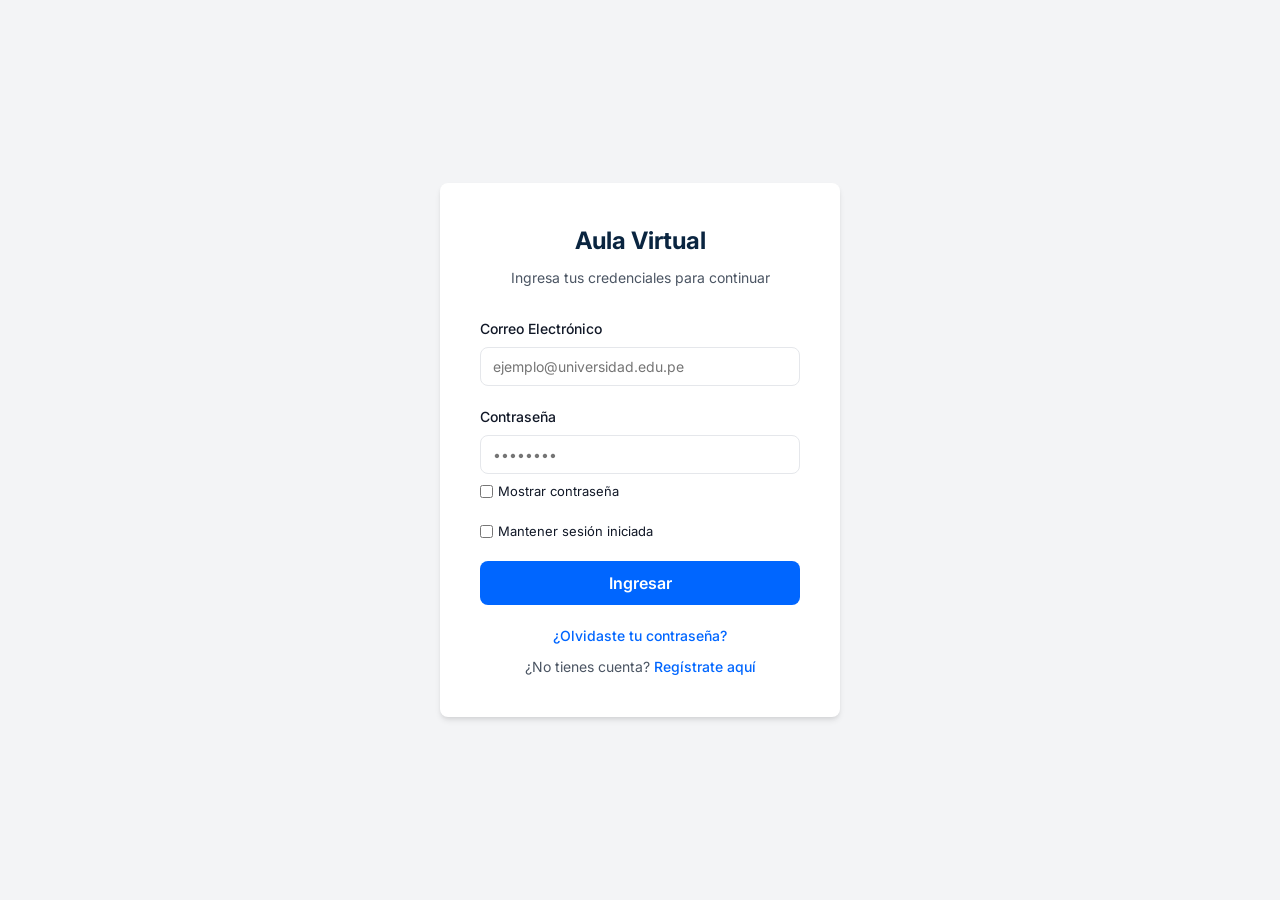
<file: calendario.html>
<!DOCTYPE html>
<html lang="es">

<head>
    <meta charset="UTF-8">
    <meta name="viewport" content="width=device-width, initial-scale=1.0">
    <title>Calendario - Aula Virtual</title>
    <link rel="stylesheet" href="css/style.css">
    <link rel="stylesheet" href="css/dashboard.css">
    <link rel="stylesheet" href="css/calendario.css">
</head>

<body>
    <div class="app-layout">
        <aside class="sidebar">
            <div class="sidebar-header">
                <h2>Aula Virtual</h2>
                <p style="font-size: 12px; color: #aaa; margin-top: 5px;">UNICA</p>
            </div>
            <nav class="sidebar-menu">
                <a href="dashboard.html" class="menu-item">⬅️ Volver al Inicio</a>
            </nav>
        </aside>

        <div class="main-wrapper">
            <header class="top-header">
                <div class="header-title">
                    <h3>Calendario Académico</h3>
                </div>
                <div class="header-user-info">
                    <a href="perfil.html" style="display: flex; align-items: center; gap: 15px; text-decoration: none;">
                        <div class="user-details" style="text-align: right;">
                            <h4 id="header-user-name" style="color: var(--texto-principal);">Cargando...</h4>
                            <p id="header-user-role" style="color: var(--gris-texto);">...</p>
                        </div>
                        <img src="" alt="Avatar" id="header-user-avatar" class="user-avatar">
                    </a>
                </div>
            </header>

            <main class="content-area">
                <div class="calendar-wrapper">
                    <div class="calendar-toolbar">
                        <h2 id="mesAñoTexto">Mes Año</h2>
                        <button class="btn-primary" id="btnNuevoEvento" style="width: auto; display: none;"
                            onclick="abrirModalEvento()">+ Nuevo Evento</button>
                    </div>

                    <div class="calendar-grid" id="calendarGrid">
                        <div class="calendar-header-day">Dom</div>
                        <div class="calendar-header-day">Lun</div>
                        <div class="calendar-header-day">Mar</div>
                        <div class="calendar-header-day">Mié</div>
                        <div class="calendar-header-day">Jue</div>
                        <div class="calendar-header-day">Vie</div>
                        <div class="calendar-header-day">Sáb</div>
                    </div>
                </div>
            </main>

            <div id="modalEvento" class="modal-overlay" style="display: none;">
                <div class="modal-content">
                    <div class="modal-header">
                        <h3>Agregar Evento</h3>
                        <button class="btn-close" onclick="cerrarModalEvento()">&times;</button>
                    </div>
                    <form id="formEvento">
                        <div class="form-group">
                            <label>Fecha del Evento</label>
                            <input type="date" id="eventoFecha" class="form-control" required>
                        </div>
                        <div class="form-group">
                            <label>Título</label>
                            <input type="text" id="eventoTitulo" class="form-control" placeholder="Ej: Examen Parcial"
                                required>
                        </div>
                        <div class="form-group">
                            <label>Tipo de Evento</label>
                            <select id="eventoTipo" class="form-control" required>
                                <option value="general">Evento General (Verde)</option>
                                <option value="tarea">Entrega de Tarea (Azul)</option>
                                <option value="examen">Examen (Rojo)</option>
                            </select>
                        </div>
                        <button type="submit" class="btn-primary" style="margin-top: 10px;">Guardar en
                            Calendario</button>
                    </form>
                </div>
            </div>
        </div>
    </div>

    <script src="js/utils.js"></script>
    <script src="js/storage.js"></script>
    <script src="js/session.js"></script>
    <script src="js/calendario.js"></script>
</body>

</html>
</file>
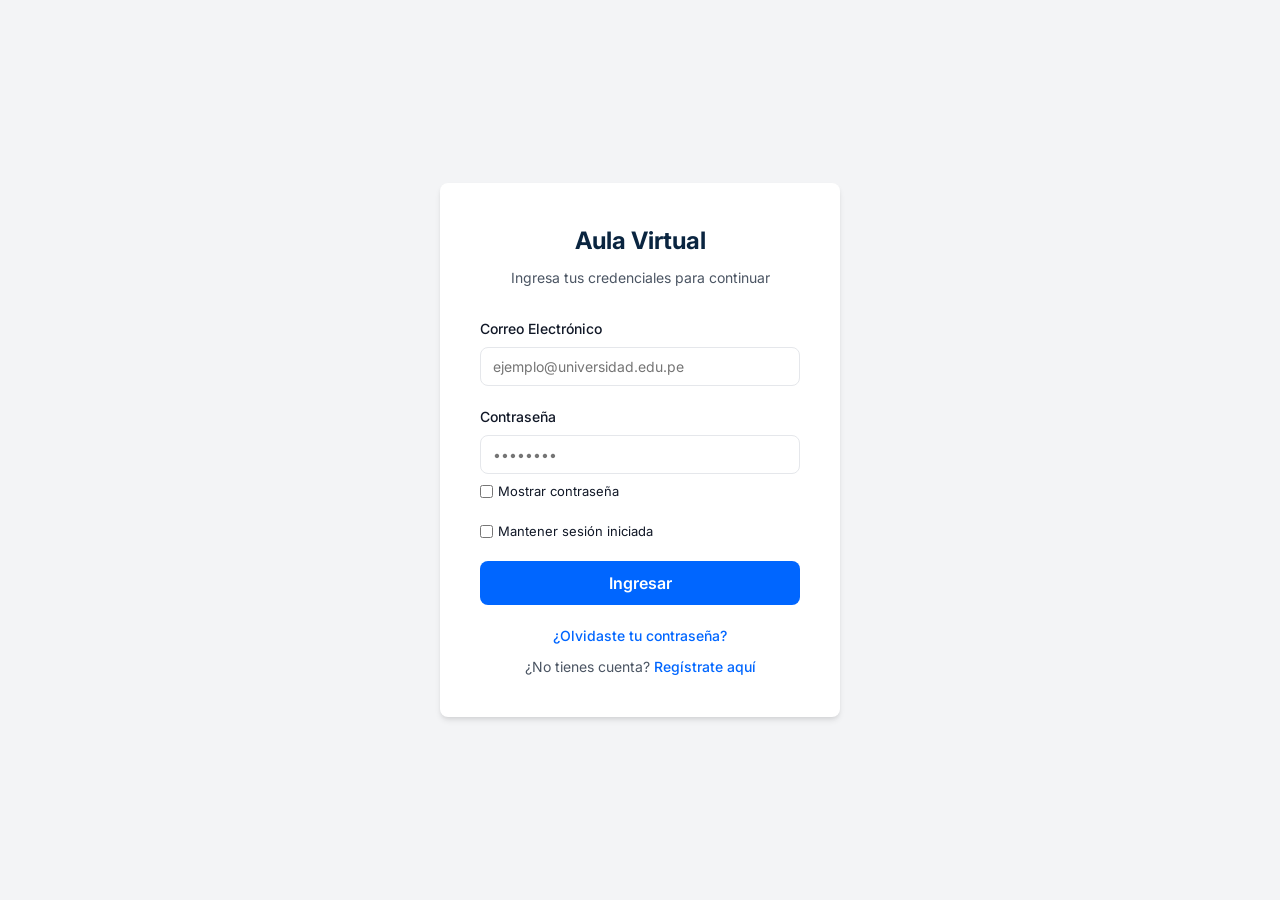
<file: curso.html>
<!DOCTYPE html>
<html lang="es">

<head>
    <meta charset="UTF-8">
    <meta name="viewport" content="width=device-width, initial-scale=1.0">
    <title>Aula Virtual - Curso</title>
    <link rel="stylesheet" href="css/style.css">
    <link rel="stylesheet" href="css/dashboard.css">
    <link rel="stylesheet" href="css/curso.css">
    <link rel="stylesheet" href="css/admin.css">
</head>

<body>
    <div class="app-layout">
        <aside class="sidebar">
            <div class="sidebar-header">
                <h2>Aula Virtual</h2>
                <p style="font-size: 12px; color: #aaa; margin-top: 5px;">UNICA</p>
            </div>
            <nav class="sidebar-menu">
                <a href="dashboard.html" class="menu-item">⬅️ Volver al Inicio</a>
            </nav>
        </aside>

        <div class="main-wrapper">
            <header class="top-header">
                <div class="header-title">
                    <h3 id="page-title">Entorno del Curso</h3>
                </div>
                <div class="header-user-info">
                    <div class="user-details" style="text-align: right;">
                        <h4 id="header-user-name">Cargando...</h4>
                        <p id="header-user-role">...</p>
                    </div>
                    <img src="" alt="Avatar" id="header-user-avatar" class="user-avatar">
                    <div id="modalNuevoCuestionario" class="modal-overlay">
                        <div class="modal-content">
                            <div class="modal-header">
                                <h3>Crear Cuestionario Rápido</h3>
                                <button class="btn-close" onclick="cerrarModalCuestionario()">&times;</button>
                            </div>
                            <form id="formNuevoCuestionario">
                                <div class="form-group">
                                    <label>Título del Examen</label>
                                    <input type="text" id="cuestTitulo" class="form-control" required
                                        placeholder="Ej: Control de Lectura 1">
                                </div>
                                <div class="form-group">
                                    <label>Pregunta</label>
                                    <input type="text" id="cuestPregunta" class="form-control" required placeholder="¿Qué es un sistema?">
                                </div>
                    
                                <div style="display: grid; grid-template-columns: 1fr 1fr; gap: 10px; margin-bottom: 15px;">
                                    <div>
                                        <label style="font-size: 12px; color: var(--gris-texto);">Opción A</label>
                                        <input type="text" id="cuestOptA" class="form-control" required>
                                    </div>
                                    <div>
                                        <label style="font-size: 12px; color: var(--gris-texto);">Opción B</label>
                                        <input type="text" id="cuestOptB" class="form-control" required>
                                    </div>
                                </div>
                    
                                <div class="form-group">
                                    <label>Respuesta Correcta</label>
                                    <select id="cuestRespuesta" class="form-control" required>
                                        <option value="A">Opción A</option>
                                        <option value="B">Opción B</option>
                                    </select>
                                </div>
                    
                                <button type="submit" class="btn-primary" style="margin-top: 10px;">Publicar Examen</button>
                            </form>
                        </div>
                    </div>
                    
                    <div id="modalResolverCuestionario" class="modal-overlay">
                        <div class="modal-content">
                            <div class="modal-header">
                                <h3 id="resolverTitulo">Resolviendo Examen</h3>
                                <button class="btn-close" onclick="cerrarModalResolver()">&times;</button>
                            </div>
                            <form id="formResolverCuestionario">
                                <input type="hidden" id="resolverCuestId">
                                <input type="hidden" id="resolverRespuestaCorrecta">
                    
                                <div
                                    style="margin-bottom: 20px; padding: 15px; background-color: var(--gris-fondo); border-radius: var(--borde-radio);">
                                    <h4 id="resolverPregunta" style="color: var(--azul-oscuro); margin-bottom: 15px;">Cargando pregunta...
                                    </h4>
                    
                                    <div style="display: flex; flex-direction: column; gap: 10px;">
                                        <label style="display: flex; align-items: center; gap: 10px; cursor: pointer;">
                                            <input type="radio" name="opcionRespuesta" value="A" required>
                                            <span id="labelOptA">Opción A</span>
                                        </label>
                                        <label style="display: flex; align-items: center; gap: 10px; cursor: pointer;">
                                            <input type="radio" name="opcionRespuesta" value="B" required>
                                            <span id="labelOptB">Opción B</span>
                                        </label>
                                    </div>
                                </div>
                    
                                <button type="submit" class="btn-primary">Enviar Respuesta</button>
                            </form>
                        </div>
                    </div>
                </div>
            </header>

            <main class="content-area" id="curso-content">
                <div id="curso-info-container">
                </div>
            </main>
            <div id="modalNuevaTarea" class="modal-overlay">
            </div>
            
            <div id="modalEntregarTarea" class="modal-overlay">
            </div>
        </div>
    </div>

    <script src="js/utils.js"></script>
    <script src="js/storage.js"></script>
    <script src="js/session.js"></script>
    
    <script src="js/curso.js"></script>
    </body>
    
    </html>
</file>
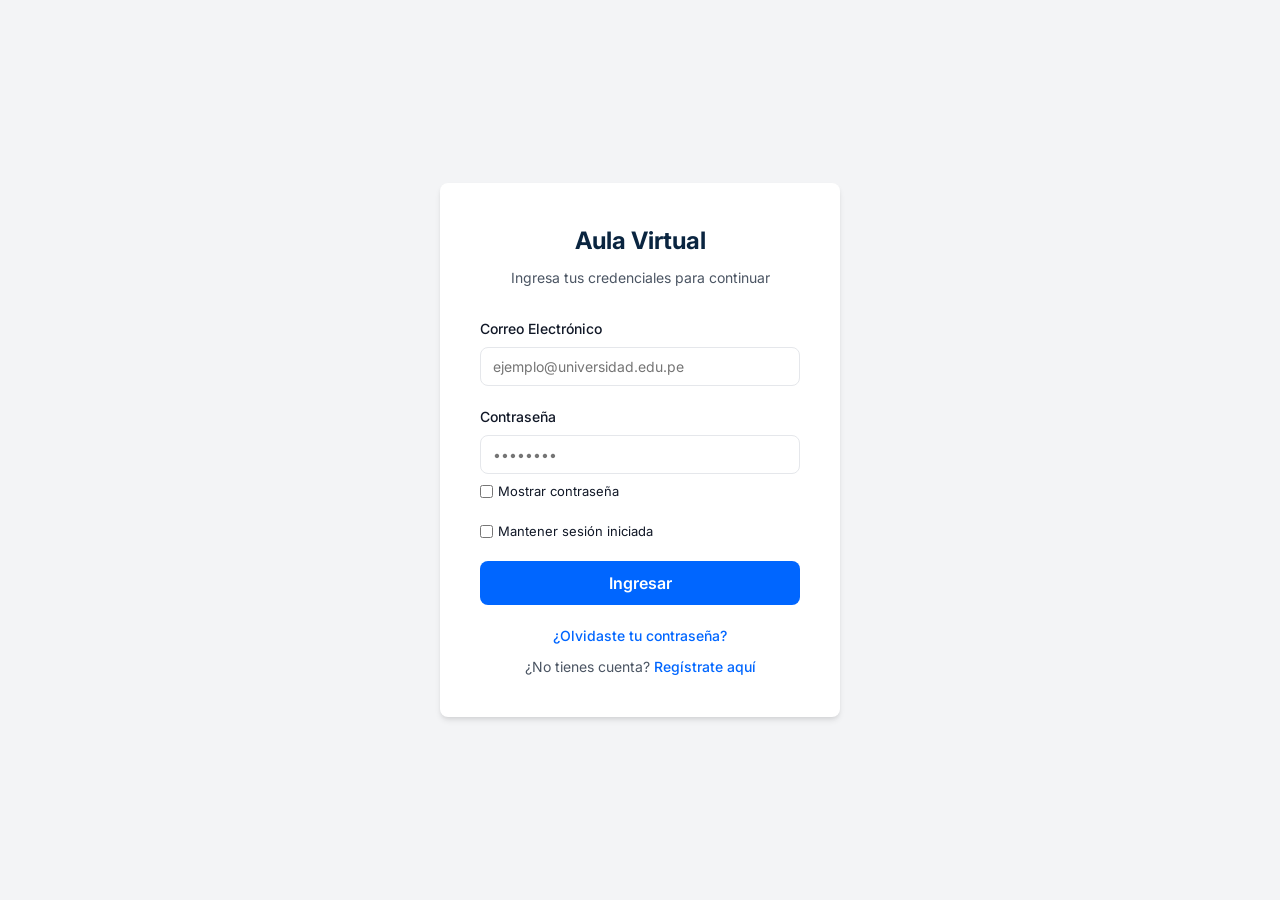
<file: dashboard.html>
<!DOCTYPE html>
<html lang="es">

<head>
    <meta charset="UTF-8">
    <meta name="viewport" content="width=device-width, initial-scale=1.0">
    <title>Dashboard - Aula Virtual</title>
    <link rel="stylesheet" href="css/style.css">
    <link rel="stylesheet" href="css/dashboard.css">
    <link rel="stylesheet" href="css/admin.css">
</head>

<body>
    <div class="app-layout">
        <aside class="sidebar">
            <div class="sidebar-header">
                <h2>Aula Virtual</h2>
                <p style="font-size: 12px; color: #aaa; margin-top: 5px;">UNICA</p>
            </div>
            <nav class="sidebar-menu" id="sidebar-menu">
            </nav>
        </aside>

        <div class="main-wrapper">
            <header class="top-header">
                <div class="header-title">
                    <h3 id="page-title">Panel de Control</h3>
                </div>
                <div class="header-user-info">
                    <div class="user-details" style="text-align: right;">
                        <h4 id="header-user-name">Cargando...</h4>
                        <p id="header-user-role">...</p>
                    </div>
                    <img src="" alt="Avatar" id="header-user-avatar" class="user-avatar">
                    <button id="btnCerrarSesion" class="btn-logout">Salir</button>
                </div>
            </header>

            <main class="content-area" id="dashboard-content">
            </main>
        </div>
    </div>
    <div id="modalMatricula" class="modal-overlay">
        <div class="modal-content">
            <div class="modal-header">
                <h3 id="tituloModalMatricula">Matricular Alumnos</h3>
                <button class="btn-close" onclick="cerrarModalMatricula()">&times;</button>
            </div>
            <form id="formMatricula">
                <input type="hidden" id="matriculaCursoId">
    
                <div class="form-group">
                    <label>Profesor Asignado al Curso</label>
                    <select id="selectProfesor" class="form-control"></select>
                </div>
    
                <div class="form-group">
                    <label>Seleccionar Alumnos</label>
                    <div id="listaAlumnosMatricula"
                        style="max-height: 150px; overflow-y: auto; border: 1px solid var(--gris-borde); padding: 10px; border-radius: var(--borde-radio);">
                    </div>
                </div>
    
                <button type="submit" class="btn-primary" style="margin-top: 10px;">Guardar Matrícula</button>
            </form>
        </div>
    </div>
    
    <script src="js/utils.js"></script>
    <script src="js/utils.js"></script>
    <script src="js/storage.js"></script>
    <script src="js/session.js"></script>
    
    <script src="js/admin.js"></script>
    <script src="js/profesor.js"></script>
    <script src="js/alumno.js"></script>
    
    <script>
        document.addEventListener('DOMContentLoaded', () => {
            protegerRuta();

            const usuario = obtenerUsuarioActivo();
            if (!usuario) return; // Si no hay usuario, detenemos el código aquí

            // Pintar datos del Header
            document.getElementById('header-user-name').textContent = usuario.nombre;
            document.getElementById('header-user-role').textContent = usuario.rol;
            document.getElementById('header-user-avatar').src = usuario.foto;
            document.getElementById('btnCerrarSesion').addEventListener('click', cerrarSesion);

            // Capturar los contenedores vacíos de la interfaz
            const menuContainer = document.getElementById('sidebar-menu');
            const contentContainer = document.getElementById('dashboard-content');

            // Enrutador: Dependiendo del rol, llamamos a una función distinta
            if (usuario.rol === 'admin') {
                cargarDashboardAdmin(menuContainer, contentContainer);
            } else if (usuario.rol === 'profesor') {
                cargarDashboardProfesor(menuContainer, contentContainer);
            } else if (usuario.rol === 'alumno') {
                cargarDashboardAlumno(menuContainer, contentContainer);
            }
        });
    </script>
    </body>
    
    </html>
</file>
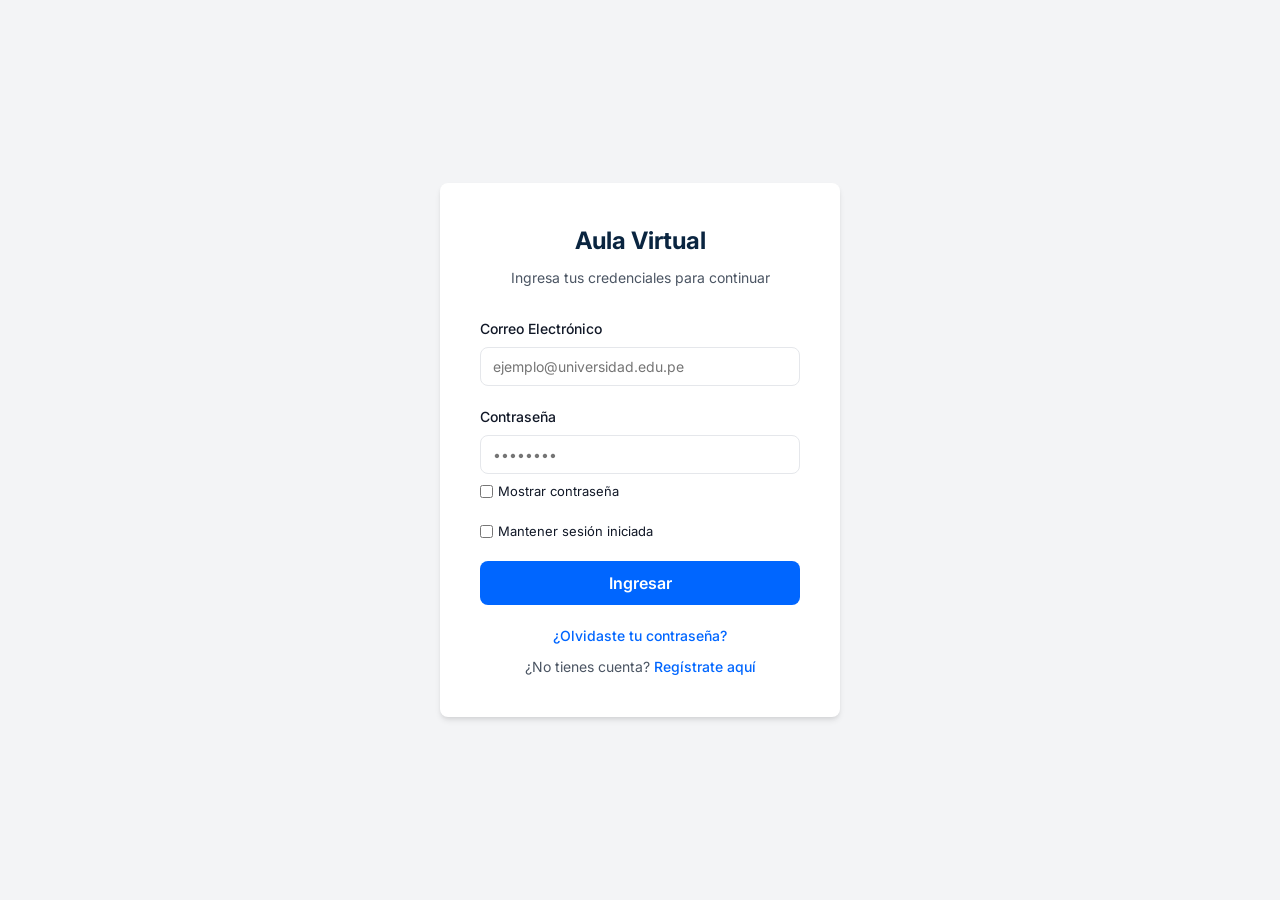
<file: login.html>
<!DOCTYPE html>
<html lang="es">

<head>
    <meta charset="UTF-8">
    <meta name="viewport" content="width=device-width, initial-scale=1.0">
    <title>Iniciar Sesión - Aula Virtual</title>
    <link rel="stylesheet" href="css/style.css">
    <link rel="stylesheet" href="css/login.css">
</head>

<body>
    <div class="auth-container">
        <div class="auth-card">
            <div class="auth-header">
                <h1>Aula Virtual</h1>
                <p>Ingresa tus credenciales para continuar</p>
            </div>

            <form id="loginForm">
                <div class="form-group">
                    <label for="correo">Correo Electrónico</label>
                    <input type="email" id="correo" class="form-control" placeholder="ejemplo@universidad.edu.pe"
                        required>
                </div>

                <div class="form-group">
                    <label for="password">Contraseña</label>
                    <input type="password" id="password" class="form-control" placeholder="••••••••" required>
                    <div style="margin-top: 8px; display: flex; align-items: center; gap: 5px;">
                        <input type="checkbox" id="mostrarPassword">
                        <label for="mostrarPassword" style="margin: 0; font-weight: normal; font-size: 13px;">Mostrar
                            contraseña</label>
                    </div>
                </div>

                <div class="form-group" style="display: flex; align-items: center; gap: 5px;">
                    <input type="checkbox" id="recordar">
                    <label for="recordar" style="margin: 0; font-weight: normal; font-size: 13px;">Mantener sesión
                        iniciada</label>
                </div>

                <p id="mensajeError" class="error-msg">Correo o contraseña incorrectos.</p>

                <button type="submit" class="btn-primary">Ingresar</button>
            </form>

            <div class="auth-footer">
                <p><a href="#" onclick="alert('Funcionalidad de recuperación simulada. Contacte a soporte.')">¿Olvidaste
                        tu contraseña?</a></p>
                <p style="margin-top: 10px;">¿No tienes cuenta? <a href="registro.html">Regístrate aquí</a></p>
            </div>
        </div>
    </div>

    <script src="js/utils.js"></script>
    <script src="js/storage.js"></script>
    <script src="js/session.js"></script>
    <script src="js/auth.js"></script>
</body>

</html>
</file>
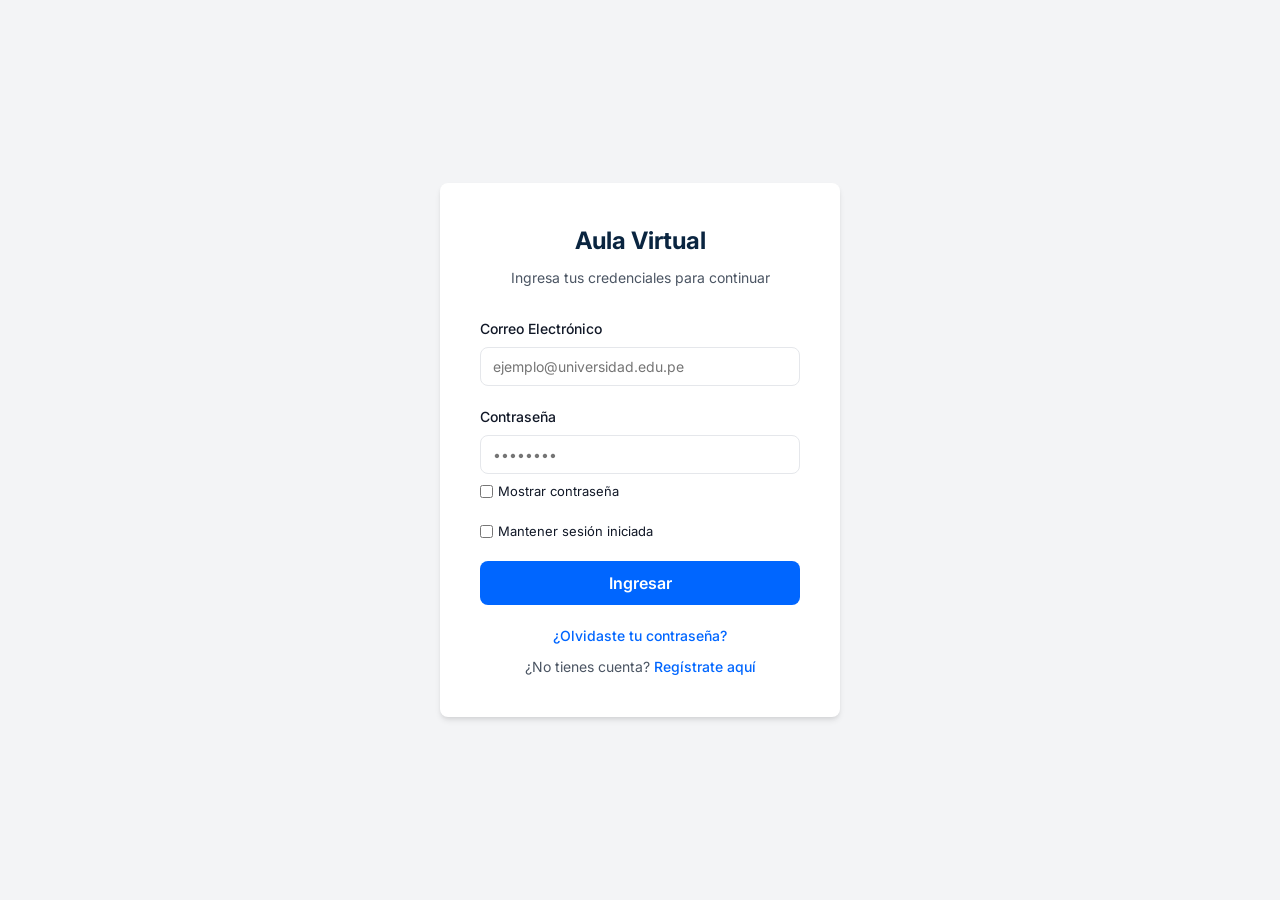
<file: mensajes.html>
<!DOCTYPE html>
<html lang="es">

<head>
    <meta charset="UTF-8">
    <meta name="viewport" content="width=device-width, initial-scale=1.0">
    <title>Mensajes - Aula Virtual</title>
    <link rel="stylesheet" href="css/style.css">
    <link rel="stylesheet" href="css/dashboard.css">
    <link rel="stylesheet" href="css/mensajes.css">
</head>

<body>
    <div class="app-layout">
        <aside class="sidebar">
            <div class="sidebar-header">
                <h2>Aula Virtual</h2>
                <p style="font-size: 12px; color: #aaa; margin-top: 5px;">UNICA</p>
            </div>
            <nav class="sidebar-menu">
                <a href="dashboard.html" class="menu-item">⬅️ Volver al Inicio</a>
            </nav>
        </aside>

        <div class="main-wrapper">
            <header class="top-header">
                <div class="header-title">
                    <h3>Mensajería Interna</h3>
                </div>
                <div class="header-user-info">
                    <a href="perfil.html" style="display: flex; align-items: center; gap: 15px; text-decoration: none;">
                        <div class="user-details" style="text-align: right;">
                            <h4 id="header-user-name" style="color: var(--texto-principal);">Cargando...</h4>
                            <p id="header-user-role" style="color: var(--gris-texto);">...</p>
                        </div>
                        <img src="" alt="Avatar" id="header-user-avatar" class="user-avatar">
                    </a>
                </div>
            </header>

            <main class="content-area">
                <div class="chat-wrapper">
                    <div class="chat-sidebar">
                        <div class="chat-search">
                            <h4 style="color: var(--azul-oscuro);">Contactos</h4>
                        </div>
                        <ul class="contacts-list" id="listaContactos">
                        </ul>
                    </div>

                    <div class="chat-box" id="chatVacio">
                        <div
                            style="flex: 1; display: flex; align-items: center; justify-content: center; color: var(--gris-texto); flex-direction: column;">
                            <div style="font-size: 50px; margin-bottom: 10px;">💬</div>
                            <p>Selecciona un contacto para iniciar una conversación</p>
                        </div>
                    </div>

                    <div class="chat-box" id="chatActivo" style="display: none;">
                        <div class="chat-header">
                            <img src="" id="chatAvatar" class="user-avatar">
                            <div>
                                <h4 id="chatNombre">Nombre del Contacto</h4>
                                <p id="chatRol"
                                    style="font-size: 12px; color: var(--gris-texto); text-transform: capitalize;">Rol
                                </p>
                            </div>
                        </div>

                        <div class="chat-history" id="historialMensajes">
                        </div>

                        <div class="chat-input-area">
                            <form id="formEnviarMensaje" class="chat-form">
                                <input type="hidden" id="receptorId">
                                <input type="text" id="inputMensaje" class="form-control"
                                    placeholder="Escribe un mensaje..." required autocomplete="off">
                                <button type="submit" class="btn-primary" style="width: auto;">Enviar</button>
                            </form>
                        </div>
                    </div>
                </div>
            </main>
        </div>
    </div>

    <script src="js/utils.js"></script>
    <script src="js/storage.js"></script>
    <script src="js/session.js"></script>
    <script src="js/mensajes.js"></script>
</body>

</html>
</file>
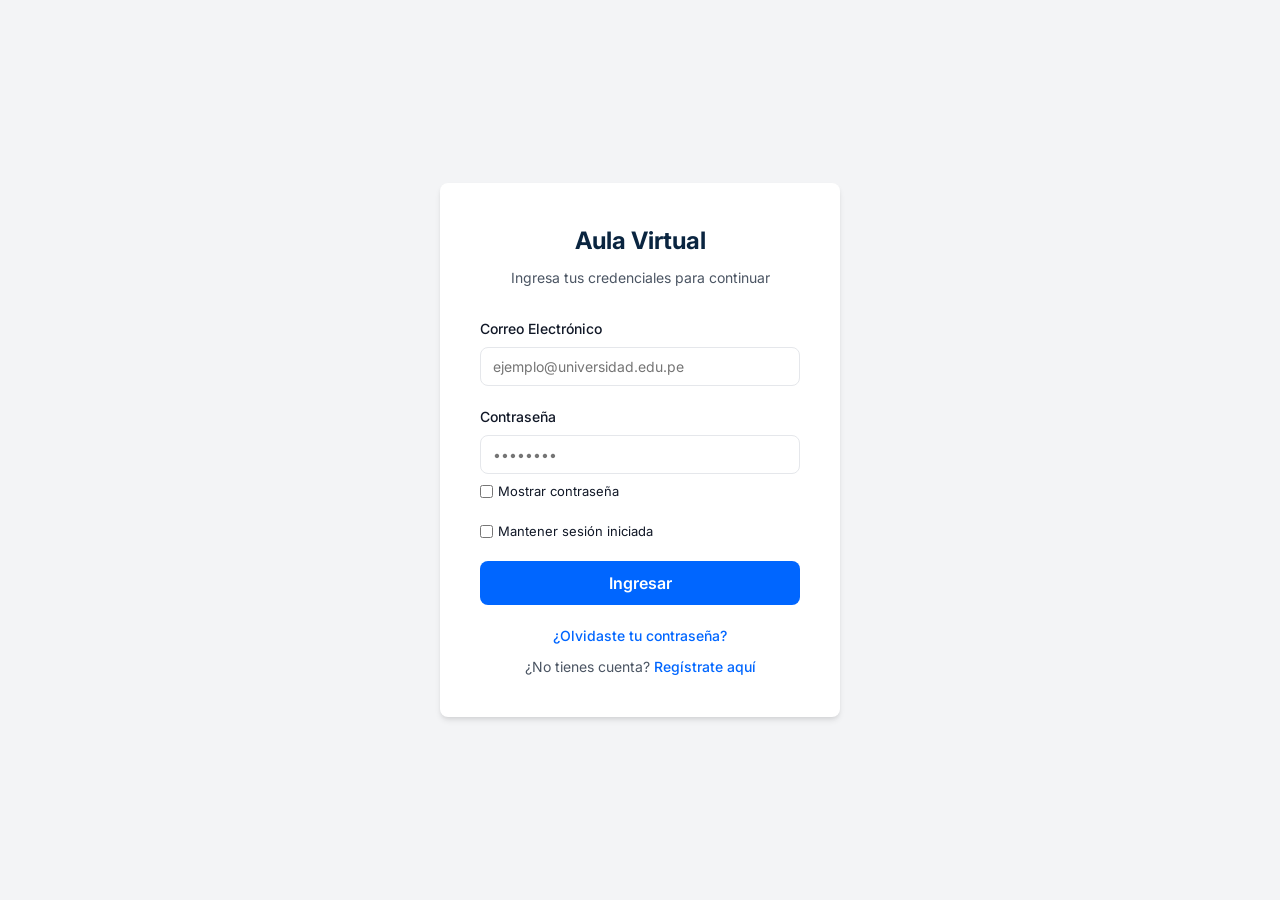
<file: perfil.html>
<!DOCTYPE html>
<html lang="es">

<head>
    <meta charset="UTF-8">
    <meta name="viewport" content="width=device-width, initial-scale=1.0">
    <title>Mi Perfil - Aula Virtual</title>
    <link rel="stylesheet" href="css/style.css">
    <link rel="stylesheet" href="css/dashboard.css">
    <link rel="stylesheet" href="css/perfil.css">
</head>

<body>
    <div class="app-layout">
        <aside class="sidebar">
            <div class="sidebar-header">
                <h2>Aula Virtual</h2>
                <p style="font-size: 12px; color: #aaa; margin-top: 5px;">UNICA</p>
            </div>
            <nav class="sidebar-menu">
                <a href="dashboard.html" class="menu-item">⬅️ Volver al Inicio</a>
            </nav>
        </aside>

        <div class="main-wrapper">
            <header class="top-header">
                <div class="header-title">
                    <h3>Mi Perfil</h3>
                </div>
                <div class="header-user-info">
                    <button id="btnCerrarSesion" class="btn-logout">Salir</button>
                </div>
            </header>

            <main class="content-area">
                <div class="profile-wrapper">
                    <div class="profile-sidebar">
                        <img src="" alt="Avatar" id="perfilFoto" class="profile-avatar-large">
                        <h2 id="perfilNombreCorto">Cargando...</h2>
                        <p id="perfilRolBadge" class="badge">Rol</p>
                    </div>

                    <div class="profile-content">
                        <h3>Información Personal</h3>
                        <div class="info-grid">
                            <div class="info-item">
                                <label>Nombre Completo</label>
                                <p id="perfilNombreCompleto">---</p>
                            </div>
                            <div class="info-item">
                                <label>Correo Electrónico</label>
                                <p id="perfilCorreo">---</p>
                            </div>
                            <div class="info-item" id="cajaCodigo" style="display: none;">
                                <label>Código Universitario</label>
                                <p id="perfilCodigo">---</p>
                            </div>
                            <div class="info-item" id="cajaCarrera" style="display: none;">
                                <label>Programa de Estudios</label>
                                <p id="perfilCarrera">---</p>
                            </div>
                        </div>

                        <h3>Seguridad</h3>
                        <form id="formCambiarPassword">
                            <div class="form-group">
                                <label>Nueva Contraseña</label>
                                <input type="password" id="nuevaPassword" class="form-control" required
                                    placeholder="Ingresa tu nueva contraseña">
                            </div>
                            <button type="submit" class="btn-primary" style="width: auto;">Actualizar
                                Contraseña</button>
                            <p id="msgPassword" style="font-size: 13px; margin-top: 10px; display: none;"></p>
                        </form>
                    </div>
                </div>
            </main>
        </div>
    </div>

    <script src="js/utils.js"></script>
    <script src="js/storage.js"></script>
    <script src="js/session.js"></script>
    <script src="js/perfil.js"></script>
</body>

</html>
</file>
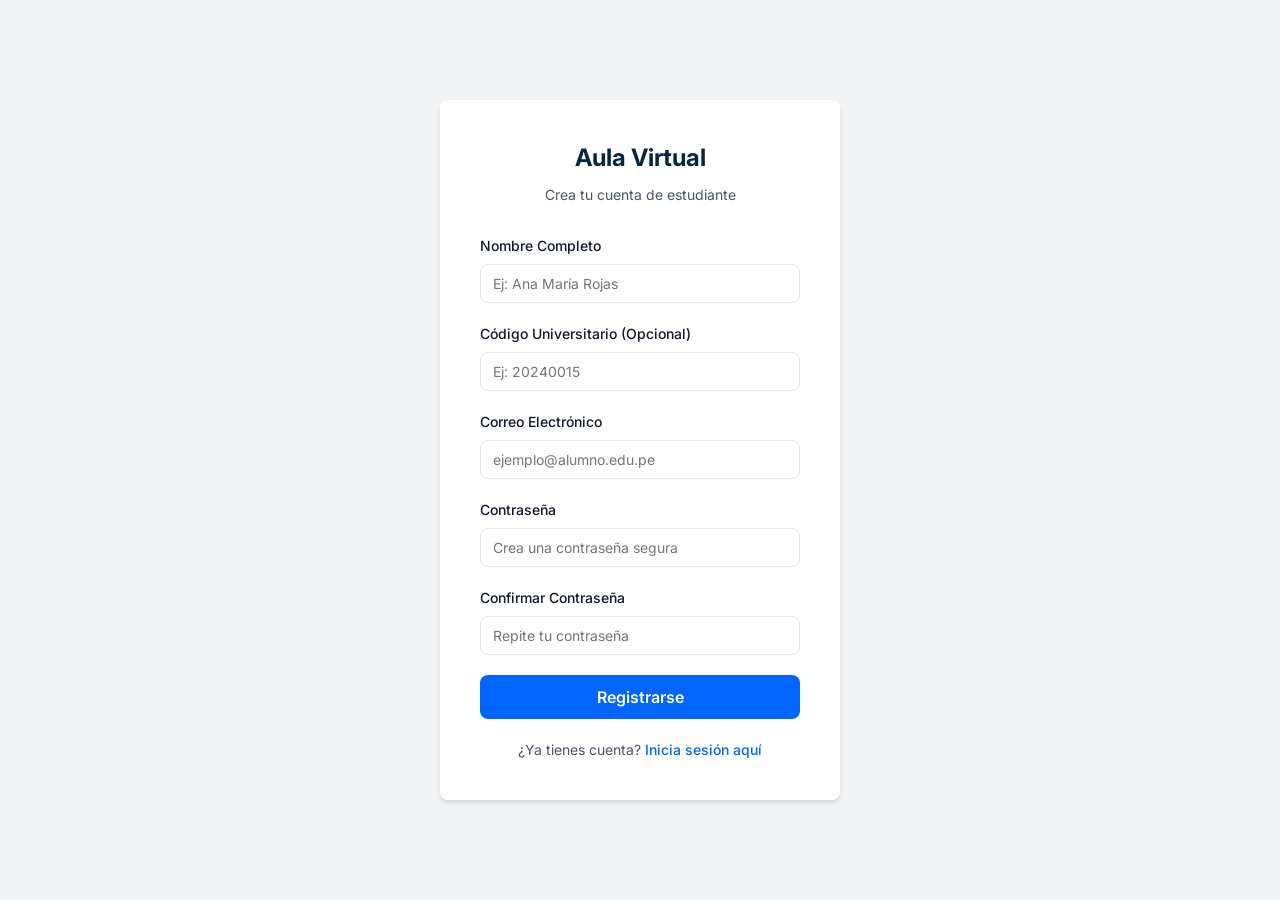
<file: registro.html>
<!DOCTYPE html>
<html lang="es">

<head>
    <meta charset="UTF-8">
    <meta name="viewport" content="width=device-width, initial-scale=1.0">
    <title>Registro - Aula Virtual</title>
    <link rel="stylesheet" href="css/style.css">
    <link rel="stylesheet" href="css/login.css">
</head>

<body>
    <div class="auth-container">
        <div class="auth-card">
            <div class="auth-header">
                <h1>Aula Virtual</h1>
                <p>Crea tu cuenta de estudiante</p>
            </div>

            <form id="registroForm">
                <div class="form-group">
                    <label for="regNombre">Nombre Completo</label>
                    <input type="text" id="regNombre" class="form-control" placeholder="Ej: Ana María Rojas" required>
                </div>

                <div class="form-group">
                    <label for="regCodigo">Código Universitario (Opcional)</label>
                    <input type="text" id="regCodigo" class="form-control" placeholder="Ej: 20240015">
                </div>

                <div class="form-group">
                    <label for="regCorreo">Correo Electrónico</label>
                    <input type="email" id="regCorreo" class="form-control" placeholder="ejemplo@alumno.edu.pe"
                        required>
                </div>

                <div class="form-group">
                    <label for="regPassword">Contraseña</label>
                    <input type="password" id="regPassword" class="form-control"
                        placeholder="Crea una contraseña segura" required>
                </div>

                <div class="form-group">
                    <label for="regConfirmarPassword">Confirmar Contraseña</label>
                    <input type="password" id="regConfirmarPassword" class="form-control"
                        placeholder="Repite tu contraseña" required>
                </div>

                <p id="mensajeErrorReg" class="error-msg">Las contraseñas no coinciden.</p>
                <p id="mensajeExitoReg" class="error-msg" style="color: var(--verde-exito);">¡Registro exitoso!
                    Redirigiendo...</p>

                <button type="submit" class="btn-primary">Registrarse</button>
            </form>

            <div class="auth-footer">
                <p style="margin-top: 15px;">¿Ya tienes cuenta? <a href="login.html">Inicia sesión aquí</a></p>
            </div>
        </div>
    </div>

    <script src="data/datosIniciales.js"></script>
    <script src="js/utils.js"></script>
    <script src="js/storage.js"></script>
    <script src="js/auth.js"></script>
    </body>

</html>
</file>
<file: css/style.css>
/* Importamos una fuente moderna (Inter) similar a la usada en sistemas profesionales */
@import url('https://fonts.googleapis.com/css2?family=Inter:wght@300;400;500;600;700&display=swap');

:root {
    /* Paleta de colores solicitada */
    --azul-oscuro: #0A2540;
    /* Para el header y sidebar */
    --azul-claro: #0066FF;
    /* Para botones y acentos */
    --azul-hover: #0052cc;
    /* Para el efecto hover de botones */
    --blanco: #FFFFFF;
    /* Para las cards */
    --gris-fondo: #F3F4F6;
    /* Fondo general del sistema */
    --gris-texto: #4B5563;
    /* Textos secundarios */
    --gris-borde: #E5E7EB;
    /* Bordes de inputs y cards */
    --texto-principal: #111827;
    /* Texto principal */
    --rojo-error: #EF4444;
    /* Para mensajes de error */
    --verde-exito: #10B981;
    /* Para mensajes de éxito */

    /* Sombras y bordes redondeados */
    --sombra-card: 0 4px 6px -1px rgba(0, 0, 0, 0.1), 0 2px 4px -1px rgba(0, 0, 0, 0.06);
    --borde-radio: 8px;
}

* {
    margin: 0;
    padding: 0;
    box-sizing: border-box;
    font-family: 'Inter', sans-serif;
}

body {
    background-color: var(--gris-fondo);
    color: var(--texto-principal);
    line-height: 1.5;
}
/* --- ELEMENTOS GLOBALES (Botones y Formularios) --- */
.form-group {
    margin-bottom: 20px;
}

.form-group label {
    display: block;
    margin-bottom: 8px;
    font-size: 14px;
    font-weight: 500;
}

.form-control {
    width: 100%;
    padding: 10px 12px;
    border: 1px solid var(--gris-borde);
    border-radius: var(--borde-radio);
    font-size: 14px;
    transition: border-color 0.3s;
}

.form-control:focus {
    outline: none;
    border-color: var(--azul-claro);
    box-shadow: 0 0 0 3px rgba(0, 102, 255, 0.1);
}

.btn-primary {
    padding: 10px 20px;
    background-color: var(--azul-claro);
    color: var(--blanco);
    border: none;
    border-radius: var(--borde-radio);
    font-size: 14px;
    font-weight: 600;
    cursor: pointer;
    transition: 0.3s;
}

.btn-primary:hover {
    background-color: var(--azul-hover);
}
</file>
<file: css/dashboard.css>
/*
 * ARCHIVO: css/dashboard.css
 * ESTRUCTURA: Usamos un diseño de "pantalla completa" (100vh) dividido en 
 * una barra lateral fija y un área de contenido dinámico.
 */

.app-layout {
    display: flex;
    height: 100vh;
    overflow: hidden;
    /* Evita el scroll en toda la página, solo el contenido hará scroll */
}

/* --- BARRA LATERAL (SIDEBAR) --- */
.sidebar {
    width: 260px;
    background-color: var(--azul-oscuro);
    color: var(--blanco);
    display: flex;
    flex-direction: column;
    transition: all 0.3s ease;
}

.sidebar-header {
    padding: 20px;
    text-align: center;
    border-bottom: 1px solid rgba(255, 255, 255, 0.1);
}

.sidebar-header h2 {
    font-size: 20px;
    font-weight: 700;
}

.sidebar-menu {
    flex: 1;
    /* Toma todo el espacio disponible sobrante */
    padding: 20px 0;
    overflow-y: auto;
}

.menu-item {
    display: flex;
    align-items: center;
    padding: 12px 20px;
    color: rgba(255, 255, 255, 0.7);
    text-decoration: none;
    transition: all 0.2s;
    cursor: pointer;
}

.menu-item:hover,
.menu-item.active {
    background-color: rgba(255, 255, 255, 0.1);
    color: var(--blanco);
    border-left: 4px solid var(--azul-claro);
}

/* --- ÁREA PRINCIPAL --- */
.main-wrapper {
    flex: 1;
    display: flex;
    flex-direction: column;
    background-color: var(--gris-fondo);
}

/* --- ENCABEZADO (HEADER) --- */
.top-header {
    height: 70px;
    background-color: var(--blanco);
    box-shadow: 0 2px 5px rgba(0, 0, 0, 0.05);
    display: flex;
    justify-content: space-between;
    align-items: center;
    padding: 0 30px;
    z-index: 10;
}

.header-user-info {
    display: flex;
    align-items: center;
    gap: 15px;
}

.user-avatar {
    width: 40px;
    height: 40px;
    border-radius: 50%;
    background-color: var(--gris-borde);
    object-fit: cover;
}

.user-details h4 {
    font-size: 14px;
    color: var(--texto-principal);
}

.user-details p {
    font-size: 12px;
    color: var(--gris-texto);
    text-transform: capitalize;
}

.btn-logout {
    padding: 8px 15px;
    background-color: #fee2e2;
    color: var(--rojo-error);
    border: none;
    border-radius: var(--borde-radio);
    cursor: pointer;
    font-weight: 500;
    font-size: 13px;
    transition: 0.2s;
}

.btn-logout:hover {
    background-color: var(--rojo-error);
    color: white;
}

/* --- CONTENIDO DINÁMICO --- */
.content-area {
    flex: 1;
    padding: 30px;
    overflow-y: auto;
    /* Permite hacer scroll solo en esta área */
}
/* --- TARJETAS (CARDS) DEL DASHBOARD --- */
.dashboard-grid {
    display: grid;
    /* Esto hace que las tarjetas sean responsive automáticamente sin usar Media Queries */
    grid-template-columns: repeat(auto-fit, minmax(240px, 1fr));
    gap: 20px;
    margin-bottom: 30px;
    animation: fadeIn 0.5s ease-out;
    /* Reutilizamos la animación del login */
}

.stat-card {
    background-color: var(--blanco);
    padding: 25px;
    border-radius: var(--borde-radio);
    box-shadow: var(--sombra-card);
    border-bottom: 4px solid var(--azul-claro);
    transition: transform 0.2s;
}

.stat-card:hover {
    transform: translateY(-5px);
    /* Efecto de levitación al pasar el mouse */
}

.stat-card h3 {
    color: var(--gris-texto);
    font-size: 14px;
    font-weight: 500;
    text-transform: uppercase;
}

.stat-card p {
    color: var(--azul-oscuro);
    font-size: 28px;
    font-weight: 700;
    margin-top: 10px;
}
</file>
<file: css/calendario.css>
/* ARCHIVO: css/calendario.css */

.calendar-wrapper {
    background-color: var(--blanco);
    border-radius: var(--borde-radio);
    box-shadow: var(--sombra-card);
    padding: 30px;
}

.calendar-toolbar {
    display: flex;
    justify-content: space-between;
    align-items: center;
    margin-bottom: 20px;
}

.calendar-toolbar h2 {
    color: var(--azul-oscuro);
    text-transform: capitalize;
}

.calendar-grid {
    display: grid;
    grid-template-columns: repeat(7, 1fr);
    gap: 10px;
}

.calendar-header-day {
    text-align: center;
    font-weight: 600;
    color: var(--gris-texto);
    padding: 10px;
    background-color: #f8fafc;
    border-radius: 4px;
}

.calendar-day {
    min-height: 100px;
    border: 1px solid var(--gris-borde);
    border-radius: 4px;
    padding: 10px;
    display: flex;
    flex-direction: column;
    gap: 5px;
    transition: 0.2s;
}

.calendar-day:hover {
    border-color: var(--azul-claro);
    box-shadow: 0 2px 4px rgba(0, 0, 0, 0.05);
}

.calendar-day.empty {
    background-color: #f9fafb;
    border-color: transparent;
}

.day-number {
    font-size: 14px;
    font-weight: bold;
    color: var(--texto-principal);
    margin-bottom: 5px;
    text-align: right;
}

.event-badge {
    font-size: 11px;
    padding: 4px 6px;
    border-radius: 4px;
    color: white;
    white-space: nowrap;
    overflow: hidden;
    text-overflow: ellipsis;
    cursor: pointer;
}

.event-examen {
    background-color: var(--rojo-error);
}

.event-tarea {
    background-color: var(--azul-claro);
}

.event-general {
    background-color: var(--verde-exito);
}
</file>
<file: css/curso.css>
/* ARCHIVO: css/curso.css */
.curso-banner {
    background: linear-gradient(135deg, var(--azul-oscuro) 0%, var(--azul-claro) 100%);
    border-radius: var(--borde-radio);
    padding: 40px 30px;
    color: var(--blanco);
    margin-bottom: 20px;
    box-shadow: var(--sombra-card);
    position: relative;
}

.curso-banner h1 {
    font-size: 28px;
    margin-bottom: 10px;
}

.curso-banner p {
    font-size: 14px;
    opacity: 0.9;
}

/* Sistema de Pestañas (Tabs) */
.curso-tabs {
    display: flex;
    border-bottom: 1px solid var(--gris-borde);
    margin-bottom: 20px;
}

.tab-btn {
    padding: 15px 25px;
    background: none;
    border: none;
    font-size: 14px;
    font-weight: 500;
    color: var(--gris-texto);
    cursor: pointer;
    border-bottom: 3px solid transparent;
    transition: 0.2s;
}

.tab-btn:hover {
    color: var(--azul-claro);
}

.tab-btn.active {
    color: var(--azul-claro);
    border-bottom-color: var(--azul-claro);
}
</file>
<file: css/admin.css>
/*
 * ARCHIVO: css/admin.css
 * QUÉ HACE: Estilos exclusivos para las vistas de administración (Tablas y Modales).
 */

/* --- TABLAS DE DATOS --- */
.table-container {
    background-color: var(--blanco);
    border-radius: var(--borde-radio);
    box-shadow: var(--sombra-card);
    overflow: hidden;
    /* Mantiene los bordes redondeados */
    margin-top: 20px;
}

.data-table {
    width: 100%;
    border-collapse: collapse;
    text-align: left;
}

.data-table th {
    background-color: var(--azul-oscuro);
    color: var(--blanco);
    padding: 15px;
    font-size: 14px;
    font-weight: 600;
}

.data-table td {
    padding: 15px;
    border-bottom: 1px solid var(--gris-borde);
    font-size: 14px;
    color: var(--texto-principal);
}

.data-table tr:hover {
    background-color: #f8fafc;
}

/* Etiquetas de roles */
.badge {
    padding: 5px 10px;
    border-radius: 20px;
    font-size: 12px;
    font-weight: 600;
    text-transform: uppercase;
}

.badge-admin {
    background-color: #fee2e2;
    color: #991b1b;
}

.badge-profesor {
    background-color: #e0e7ff;
    color: #3730a3;
}

.badge-alumno {
    background-color: #dcfce7;
    color: #166534;
}

/* --- VENTANA MODAL --- */
.modal-overlay {
    position: fixed;
    top: 0;
    left: 0;
    right: 0;
    bottom: 0;
    background-color: rgba(0, 0, 0, 0.5);
    display: flex;
    align-items: center;
    justify-content: center;
    z-index: 1000;
    display: none;
    /* Oculto por defecto */
}

.modal-content {
    background-color: var(--blanco);
    width: 100%;
    max-width: 500px;
    border-radius: var(--borde-radio);
    box-shadow: 0 20px 25px -5px rgba(0, 0, 0, 0.1);
    padding: 30px;
    animation: fadeIn 0.3s ease-out;
}

.modal-header {
    display: flex;
    justify-content: space-between;
    align-items: center;
    margin-bottom: 20px;
}

.btn-close {
    background: none;
    border: none;
    font-size: 20px;
    cursor: pointer;
    color: var(--gris-texto);
}

/* Botones de acción en tablas */
.btn-small {
    padding: 6px 12px;
    border: none;
    border-radius: 4px;
    cursor: pointer;
    font-size: 12px;
    margin-right: 5px;
    color: white;
}

.btn-edit {
    background-color: #f59e0b;
}

.btn-delete {
    background-color: var(--rojo-error);
}
</file>
<file: css/login.css>
.auth-container {
    min-height: 100vh;
    display: flex;
    align-items: center;
    justify-content: center;
    padding: 20px;
}

.auth-card {
    background-color: var(--blanco);
    width: 100%;
    max-width: 400px;
    padding: 40px;
    border-radius: var(--borde-radio);
    box-shadow: var(--sombra-card);
    /* Animación suave al cargar la tarjeta */
    animation: fadeIn 0.5s ease-out;
}

@keyframes fadeIn {
    from {
        opacity: 0;
        transform: translateY(-20px);
    }

    to {
        opacity: 1;
        transform: translateY(0);
    }
}

.auth-header {
    text-align: center;
    margin-bottom: 30px;
}

.auth-header h1 {
    color: var(--azul-oscuro);
    font-size: 24px;
    margin-bottom: 8px;
}

.auth-header p {
    color: var(--gris-texto);
    font-size: 14px;
}

.form-group {
    margin-bottom: 20px;
}

.form-group label {
    display: block;
    margin-bottom: 8px;
    font-size: 14px;
    font-weight: 500;
}

.form-control {
    width: 100%;
    padding: 10px 12px;
    border: 1px solid var(--gris-borde);
    border-radius: var(--borde-radio);
    font-size: 14px;
    transition: border-color 0.3s;
}

.form-control:focus {
    outline: none;
    border-color: var(--azul-claro);
    box-shadow: 0 0 0 3px rgba(0, 102, 255, 0.1);
}

.btn-primary {
    width: 100%;
    padding: 12px;
    background-color: var(--azul-claro);
    color: var(--blanco);
    border: none;
    border-radius: var(--borde-radio);
    font-size: 16px;
    font-weight: 600;
    cursor: pointer;
    transition: background-color 0.3s;
}

.btn-primary:hover {
    background-color: var(--azul-hover);
}

.auth-footer {
    text-align: center;
    margin-top: 20px;
    font-size: 14px;
    color: var(--gris-texto);
}

.auth-footer a {
    color: var(--azul-claro);
    text-decoration: none;
    font-weight: 500;
}

.auth-footer a:hover {
    text-decoration: underline;
}

.error-msg {
    color: var(--rojo-error);
    font-size: 13px;
    margin-top: 5px;
    display: none;
    /* Oculto por defecto */
}
</file>
<file: css/mensajes.css>
/* ARCHIVO: css/mensajes.css */

.chat-wrapper {
    display: flex;
    height: calc(100vh - 130px);
    /* Ocupa el alto de la pantalla menos el header */
    background-color: var(--blanco);
    border-radius: var(--borde-radio);
    box-shadow: var(--sombra-card);
    overflow: hidden;
}

/* --- LISTA DE CONTACTOS --- */
.chat-sidebar {
    width: 300px;
    border-right: 1px solid var(--gris-borde);
    display: flex;
    flex-direction: column;
    background-color: #f8fafc;
}

.chat-search {
    padding: 20px;
    border-bottom: 1px solid var(--gris-borde);
}

.contacts-list {
    flex: 1;
    overflow-y: auto;
    list-style: none;
}

.contact-item {
    display: flex;
    align-items: center;
    gap: 15px;
    padding: 15px 20px;
    border-bottom: 1px solid var(--gris-borde);
    cursor: pointer;
    transition: background-color 0.2s;
}

.contact-item:hover,
.contact-item.active {
    background-color: var(--blanco);
    border-left: 4px solid var(--azul-claro);
}

/* --- ÁREA DE CONVERSACIÓN --- */
.chat-box {
    flex: 1;
    display: flex;
    flex-direction: column;
    background-color: var(--blanco);
}

.chat-header {
    padding: 20px;
    border-bottom: 1px solid var(--gris-borde);
    display: flex;
    align-items: center;
    gap: 15px;
}

.chat-history {
    flex: 1;
    padding: 20px;
    overflow-y: auto;
    background-color: var(--gris-fondo);
    display: flex;
    flex-direction: column;
    gap: 10px;
}

/* Burbujas de Chat */
.msg-bubble {
    max-width: 70%;
    padding: 12px 16px;
    border-radius: 15px;
    font-size: 14px;
    position: relative;
}

.msg-sent {
    align-self: flex-end;
    background-color: var(--azul-claro);
    color: var(--blanco);
    border-bottom-right-radius: 2px;
}

.msg-received {
    align-self: flex-start;
    background-color: var(--blanco);
    color: var(--texto-principal);
    border-bottom-left-radius: 2px;
    box-shadow: 0 1px 2px rgba(0, 0, 0, 0.1);
}

.msg-time {
    font-size: 10px;
    opacity: 0.7;
    margin-top: 5px;
    text-align: right;
    display: block;
}

/* Formulario de envío */
.chat-input-area {
    padding: 20px;
    background-color: var(--blanco);
    border-top: 1px solid var(--gris-borde);
}

.chat-form {
    display: flex;
    gap: 10px;
}
</file>
<file: css/perfil.css>
/* ARCHIVO: css/perfil.css */

.profile-wrapper {
    max-width: 900px;
    margin: 0 auto;
    background-color: var(--blanco);
    border-radius: var(--borde-radio);
    box-shadow: var(--sombra-card);
    display: flex;
    overflow: hidden;
}

.profile-sidebar {
    width: 300px;
    background-color: #f8fafc;
    padding: 40px 20px;
    text-align: center;
    border-right: 1px solid var(--gris-borde);
}

.profile-avatar-large {
    width: 150px;
    height: 150px;
    border-radius: 50%;
    object-fit: cover;
    border: 4px solid var(--blanco);
    box-shadow: var(--sombra-card);
    margin-bottom: 20px;
}

.profile-sidebar h2 {
    color: var(--azul-oscuro);
    font-size: 20px;
    margin-bottom: 5px;
}

.profile-sidebar p {
    color: var(--gris-texto);
    font-size: 14px;
    text-transform: capitalize;
}

.profile-content {
    flex: 1;
    padding: 40px;
}

.profile-content h3 {
    color: var(--azul-oscuro);
    border-bottom: 2px solid var(--gris-fondo);
    padding-bottom: 10px;
    margin-bottom: 20px;
    font-size: 18px;
}

.info-grid {
    display: grid;
    grid-template-columns: 1fr 1fr;
    gap: 20px;
    margin-bottom: 30px;
}

.info-item label {
    display: block;
    font-size: 12px;
    color: var(--gris-texto);
    font-weight: 600;
    text-transform: uppercase;
    margin-bottom: 5px;
}

.info-item p {
    font-size: 15px;
    color: var(--texto-principal);
    background-color: var(--gris-fondo);
    padding: 10px;
    border-radius: 4px;
}
</file>
